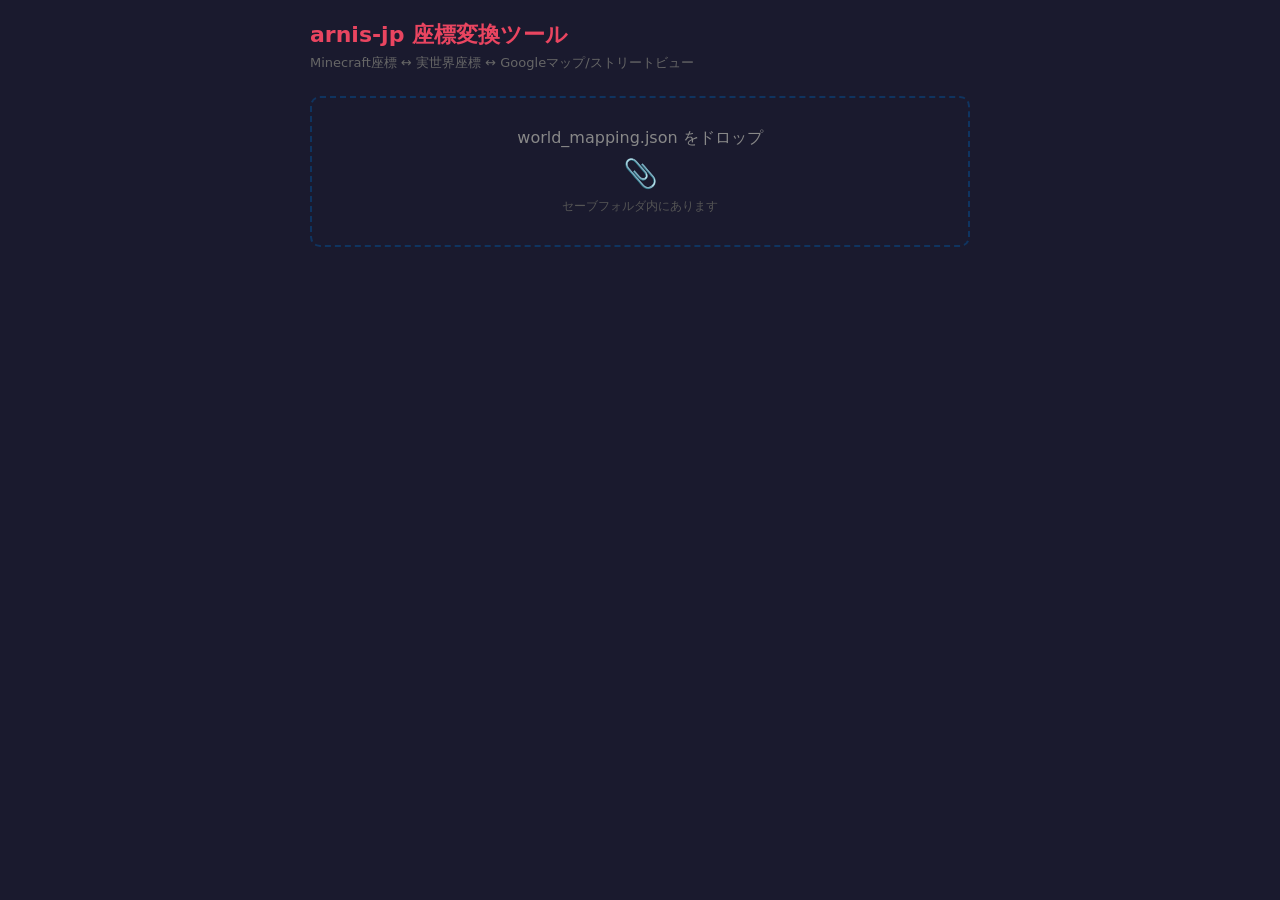
<file: tools/map_viewer.html>
<!DOCTYPE html>
<html lang="ja">
<head>
<meta charset="UTF-8">
<meta name="viewport" content="width=device-width, initial-scale=1.0">
<title>arnis-jp 座標変換ツール</title>
<style>
* { margin: 0; padding: 0; box-sizing: border-box; }
body { font-family: 'Segoe UI', system-ui, sans-serif; background: #1a1a2e; color: #e0e0e0; min-height: 100vh; }

.container { max-width: 700px; margin: 0 auto; padding: 20px; }

h1 { color: #e94560; font-size: 22px; margin-bottom: 4px; }
.subtitle { color: #666; font-size: 13px; margin-bottom: 24px; }

.card { background: #16213e; border: 1px solid #0f3460; border-radius: 10px; padding: 20px; margin-bottom: 16px; }
.card h2 { font-size: 15px; color: #e94560; margin-bottom: 14px; letter-spacing: 1px; }

.row { display: flex; gap: 10px; margin-bottom: 10px; align-items: center; }
.row label { width: 70px; font-size: 13px; color: #aaa; flex-shrink: 0; }
.row input { flex: 1; background: #0a0a1a; border: 1px solid #0f3460; color: #e0e0e0; padding: 10px 12px; border-radius: 6px; font-size: 15px; font-family: 'Consolas', monospace; }
.row input:focus { outline: none; border-color: #e94560; }
.row input[readonly] { color: #4fc3f7; background: #0a0a2a; }

.btn { background: #e94560; color: white; border: none; padding: 12px 20px; border-radius: 6px; cursor: pointer; font-size: 14px; width: 100%; transition: background 0.2s; margin-top: 4px; }
.btn:hover { background: #c73650; }
.btn:disabled { background: #333; cursor: not-allowed; }

.links { display: flex; gap: 8px; margin-top: 12px; }
.links a { flex: 1; display: block; text-align: center; color: #4fc3f7; text-decoration: none; font-size: 13px; padding: 10px; border: 1px solid #0f3460; border-radius: 6px; transition: all 0.2s; }
.links a:hover { background: #0f3460; color: #fff; }
.links a.sv { border-color: #e94560; color: #e94560; }
.links a.sv:hover { background: #e94560; color: #fff; }

.drop-zone { border: 2px dashed #0f3460; border-radius: 10px; padding: 30px; text-align: center; cursor: pointer; transition: all 0.3s; margin-bottom: 16px; }
.drop-zone:hover, .drop-zone.dragover { border-color: #e94560; background: rgba(233,69,96,0.08); }
.drop-zone p { color: #888; }
.drop-zone .big { font-size: 28px; margin: 8px 0; }

.info { font-size: 12px; color: #555; line-height: 1.6; margin-top: 8px; }
.info b { color: #888; }

.result-section { display: none; }
.result-section.active { display: block; }

.arrow { text-align: center; font-size: 24px; color: #0f3460; margin: 6px 0; }

.gmap-input { margin-top: 12px; }
.gmap-input label { display: block; font-size: 13px; color: #aaa; margin-bottom: 6px; }
.gmap-input input { width: 100%; background: #0a0a1a; border: 1px solid #0f3460; color: #e0e0e0; padding: 10px 12px; border-radius: 6px; font-size: 13px; }
.gmap-input input:focus { outline: none; border-color: #e94560; }
.gmap-input .hint { font-size: 11px; color: #555; margin-top: 4px; }
</style>
</head>
<body>

<div class="container">
  <h1>arnis-jp 座標変換ツール</h1>
  <p class="subtitle">Minecraft座標 ↔ 実世界座標 ↔ Googleマップ/ストリートビュー</p>

  <!-- File drop -->
  <div class="drop-zone" id="drop-zone">
    <p>world_mapping.json をドロップ</p>
    <p class="big">&#128206;</p>
    <p style="font-size:12px; color:#555;">セーブフォルダ内にあります</p>
  </div>
  <input type="file" id="file-input" accept=".json" hidden>

  <!-- World info -->
  <div class="card result-section" id="world-info-card">
    <h2>ワールド情報</h2>
    <div id="world-info" class="info"></div>
  </div>

  <!-- MC → Real World -->
  <div class="card result-section" id="mc-section">
    <h2>Minecraft → 実世界</h2>
    <p class="info" style="margin-bottom:10px;">MinecraftでF3を押して座標を確認</p>
    <div class="row">
      <label>MC X:</label>
      <input type="number" id="mc-x" placeholder="F3の X 座標">
    </div>
    <div class="row">
      <label>MC Z:</label>
      <input type="number" id="mc-z" placeholder="F3の Z 座標">
    </div>
    <button class="btn" onclick="mcToReal()">変換</button>
    <div class="arrow">&#8595;</div>
    <div class="row">
      <label>緯度:</label>
      <input type="text" id="out-lat" readonly>
    </div>
    <div class="row">
      <label>経度:</label>
      <input type="text" id="out-lng" readonly>
    </div>
    <div class="links" id="mc-links" style="display:none;">
      <a id="mc-gmap" href="#" target="_blank">Googleマップ</a>
      <a id="mc-sv" href="#" target="_blank" class="sv">ストリートビュー</a>
    </div>
  </div>

  <!-- Real → MC (from Google Maps URL or Street View URL) -->
  <div class="card result-section" id="real-section">
    <h2>実世界 → Minecraft</h2>
    <p class="info" style="margin-bottom:10px;">GoogleマップやストリートビューのURLを貼り付け、または緯度経度を直接入力</p>

    <div class="gmap-input">
      <label>GoogleマップのURL:</label>
      <input type="text" id="gmap-url" placeholder="https://www.google.com/maps/@35.681,...">
      <p class="hint">マップやストリートビューの共有URLをそのまま貼り付けてOK</p>
    </div>

    <button class="btn" onclick="urlToMc()" style="margin-top:10px;">URLから変換</button>

    <div style="text-align:center; color:#555; font-size:12px; margin:12px 0;">── または直接入力 ──</div>

    <div class="row">
      <label>緯度:</label>
      <input type="number" step="any" id="in-lat" placeholder="35.6812">
    </div>
    <div class="row">
      <label>経度:</label>
      <input type="number" step="any" id="in-lng" placeholder="139.7671">
    </div>
    <button class="btn" onclick="realToMc()" style="background:#0f3460;">緯度経度から変換</button>

    <div class="arrow">&#8595;</div>
    <div class="row">
      <label>MC X:</label>
      <input type="text" id="out-mc-x" readonly>
    </div>
    <div class="row">
      <label>MC Z:</label>
      <input type="text" id="out-mc-z" readonly>
    </div>
    <div class="row">
      <label>MC Y:</label>
      <input type="text" id="out-mc-y" readonly>
    </div>
    <div class="info" id="mc-note" style="display:none;"></div>
  </div>

</div>

<script>
let mapping = null;

// File handling
const dropZone = document.getElementById('drop-zone');
const fileInput = document.getElementById('file-input');

dropZone.addEventListener('click', () => fileInput.click());
dropZone.addEventListener('dragover', (e) => { e.preventDefault(); dropZone.classList.add('dragover'); });
dropZone.addEventListener('dragleave', () => dropZone.classList.remove('dragover'));
dropZone.addEventListener('drop', (e) => { e.preventDefault(); dropZone.classList.remove('dragover'); handleFile(e.dataTransfer.files[0]); });
fileInput.addEventListener('change', (e) => handleFile(e.target.files[0]));

function handleFile(file) {
  if (!file) return;
  const reader = new FileReader();
  reader.onload = (e) => {
    try {
      const data = JSON.parse(e.target.result);
      if (!data.bbox || !data.scale_factor_x) {
        alert('world_mapping.json の形式が正しくありません');
        return;
      }
      loadMapping(data);
    } catch (err) {
      alert('JSONパースエラー: ' + err.message);
    }
  };
  reader.readAsText(file);
}

function loadMapping(data) {
  mapping = data;
  mapping.max_lat = data.min_lat + data.len_lat;
  mapping.max_lng = data.min_lng + data.len_lng;

  // Show sections
  document.querySelectorAll('.result-section').forEach(el => el.classList.add('active'));
  dropZone.innerHTML = '<p style="color:#4caf50;">&#10003; 読み込み完了</p><p style="font-size:12px;color:#888;margin-top:4px;">別のファイルをドロップで切替</p>';

  // World info
  const maxX = Math.floor(data.scale_factor_x);
  const maxZ = Math.floor(data.scale_factor_z);
  document.getElementById('world-info').innerHTML =
    `<b>bbox:</b> ${data.bbox[0].toFixed(4)}, ${data.bbox[1].toFixed(4)} ～ ${data.bbox[2].toFixed(4)}, ${data.bbox[3].toFixed(4)}<br>` +
    `<b>MC範囲:</b> X: 0～${maxX}, Z: 0～${maxZ}<br>` +
    `<b>ground_level:</b> Y = ${data.ground_level}<br>` +
    `<b>scale:</b> ${data.scale} blocks/m<br>` +
    `<b>Googleマップ（全体）:</b> <a href="https://www.google.com/maps/@${((data.min_lat+mapping.max_lat)/2).toFixed(5)},${((data.min_lng+mapping.max_lng)/2).toFixed(5)},17z" target="_blank" style="color:#4fc3f7;">開く</a>`;

  document.getElementById('out-mc-y').value = data.ground_level + 1;
}

// MC → lat/lng
function mcToLatLng(x, z) {
  const relX = x / mapping.scale_factor_x;
  const relZ = z / mapping.scale_factor_z;
  const lng = relX * mapping.len_lng + mapping.min_lng;
  const lat = (1.0 - relZ) * mapping.len_lat + mapping.min_lat;
  return { lat, lng };
}

// lat/lng → MC
function latLngToMc(lat, lng) {
  const relX = (lng - mapping.min_lng) / mapping.len_lng;
  const relZ = 1.0 - (lat - mapping.min_lat) / mapping.len_lat;
  return {
    x: Math.round(relX * mapping.scale_factor_x),
    z: Math.round(relZ * mapping.scale_factor_z)
  };
}

// MC → Real
function mcToReal() {
  if (!mapping) return;
  const x = parseFloat(document.getElementById('mc-x').value);
  const z = parseFloat(document.getElementById('mc-z').value);
  if (isNaN(x) || isNaN(z)) { alert('MC座標を入力してください'); return; }

  const pos = mcToLatLng(x, z);
  document.getElementById('out-lat').value = pos.lat.toFixed(7);
  document.getElementById('out-lng').value = pos.lng.toFixed(7);

  document.getElementById('mc-gmap').href =
    `https://www.google.com/maps/@${pos.lat.toFixed(6)},${pos.lng.toFixed(6)},18z`;
  document.getElementById('mc-sv').href =
    `https://www.google.com/maps/@${pos.lat.toFixed(6)},${pos.lng.toFixed(6)},3a,75y,0h,90t/data=!3m1!1e1`;
  document.getElementById('mc-links').style.display = 'flex';
}

// Google Maps URL → lat/lng extraction
function extractLatLngFromUrl(url) {
  // Pattern 1: @lat,lng,zoom
  let m = url.match(/@(-?\d+\.?\d*),(-?\d+\.?\d*)/);
  if (m) return { lat: parseFloat(m[1]), lng: parseFloat(m[2]) };

  // Pattern 2: ?q=lat,lng or ?ll=lat,lng
  m = url.match(/[?&](?:q|ll|center)=(-?\d+\.?\d*),(-?\d+\.?\d*)/);
  if (m) return { lat: parseFloat(m[1]), lng: parseFloat(m[2]) };

  // Pattern 3: /place/.../@lat,lng
  m = url.match(/place\/[^/]*\/@(-?\d+\.?\d*),(-?\d+\.?\d*)/);
  if (m) return { lat: parseFloat(m[1]), lng: parseFloat(m[2]) };

  // Pattern 4: !3d=lat!4d=lng (Street View embed)
  m = url.match(/!3d(-?\d+\.?\d*)!4d(-?\d+\.?\d*)/);
  if (m) return { lat: parseFloat(m[1]), lng: parseFloat(m[2]) };

  return null;
}

// URL → MC
function urlToMc() {
  if (!mapping) return;
  const url = document.getElementById('gmap-url').value.trim();
  if (!url) { alert('URLを入力してください'); return; }

  const pos = extractLatLngFromUrl(url);
  if (!pos) { alert('URLから座標を読み取れませんでした。\nGoogleマップのURLを確認してください。'); return; }

  document.getElementById('in-lat').value = pos.lat.toFixed(7);
  document.getElementById('in-lng').value = pos.lng.toFixed(7);
  doRealToMc(pos.lat, pos.lng);
}

// Real → MC
function realToMc() {
  if (!mapping) return;
  const lat = parseFloat(document.getElementById('in-lat').value);
  const lng = parseFloat(document.getElementById('in-lng').value);
  if (isNaN(lat) || isNaN(lng)) { alert('緯度経度を入力してください'); return; }
  doRealToMc(lat, lng);
}

function doRealToMc(lat, lng) {
  const mc = latLngToMc(lat, lng);
  document.getElementById('out-mc-x').value = mc.x;
  document.getElementById('out-mc-z').value = mc.z;
  document.getElementById('out-mc-y').value = mapping.ground_level + 1;

  const note = document.getElementById('mc-note');
  const inBounds = mc.x >= 0 && mc.x <= mapping.scale_factor_x && mc.z >= 0 && mc.z <= mapping.scale_factor_z;
  if (!inBounds) {
    note.style.display = 'block';
    note.style.color = '#ff9800';
    note.innerHTML = '&#9888; この座標はワールドの生成範囲外です';
  } else {
    note.style.display = 'block';
    note.style.color = '#4caf50';
    note.innerHTML = '&#10003; ワールド範囲内です。<br>Minecraftで <b>/tp @s ' + mc.x + ' ' + (mapping.ground_level + 10) + ' ' + mc.z + '</b> でテレポート';
  }
}

// Enter key support
['mc-x', 'mc-z'].forEach(id => {
  document.getElementById(id).addEventListener('keydown', (e) => { if (e.key === 'Enter') mcToReal(); });
});
['in-lat', 'in-lng'].forEach(id => {
  document.getElementById(id).addEventListener('keydown', (e) => { if (e.key === 'Enter') realToMc(); });
});
document.getElementById('gmap-url').addEventListener('keydown', (e) => { if (e.key === 'Enter') urlToMc(); });
</script>
</body>
</html>
</file>
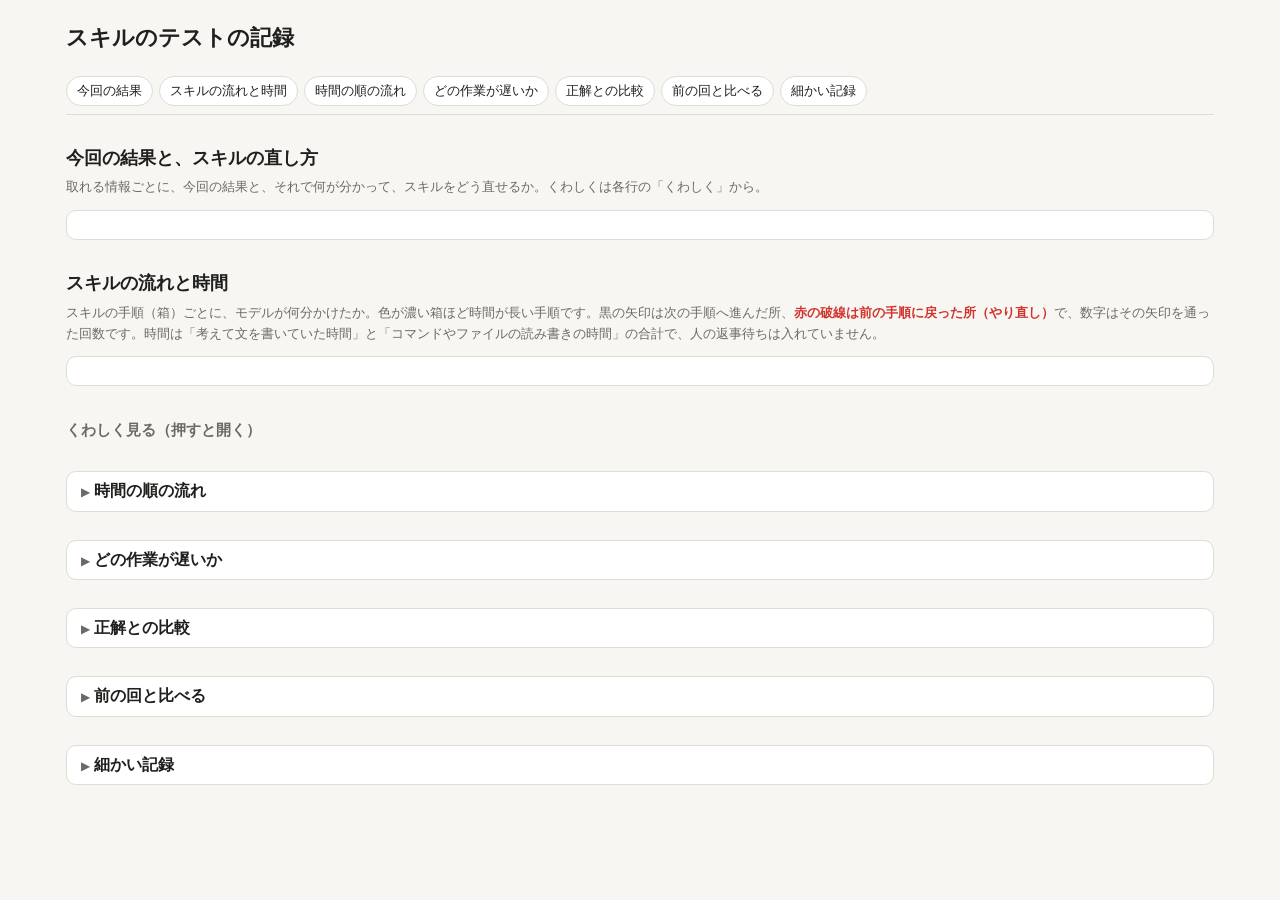
<file: tools/skill_eval/templates/report.html>
<!doctype html>
<html lang="ja">
<head>
<meta charset="utf-8">
<meta name="viewport" content="width=device-width,initial-scale=1">
<title>スキルのテストの記録</title>
<style>
:root{
  --bg:#f7f6f2;--card:#ffffff;--fg:#1f1f1d;--sub:#6b6a66;--line:#dedcd5;--soft:#efede6;
  --good:#2f7d4f;--good-bg:#e3f2e8;--warn:#b5482a;--warn-bg:#fbe7df;--info:#2f5f9e;--info-bg:#e3ecf8;
  --think:#c9a23a;--wait:#d9d6cc;--human:#6a4fb3;--fix:#d0342c;
  --c0:#3e7cb1;--c1:#4f9d69;--c2:#b0623c;--c3:#7b5ea7;--c4:#2a9d8f;--c5:#c05780;--c6:#8a8f3a;--c7:#5d6d7e;
}
@media (prefers-color-scheme:dark){:root:not([data-theme="light"]){
  --bg:#181816;--card:#22221f;--fg:#ebe9e3;--sub:#a3a199;--line:#3b3a36;--soft:#2b2a27;
  --good:#6fcf97;--good-bg:#1f3a2a;--warn:#f08a6c;--warn-bg:#43251c;--info:#7fb0f0;--info-bg:#1d2c42;
  --think:#e0bd55;--wait:#3a3934;--human:#a98ef0;--fix:#ff6b61;
}}
*{box-sizing:border-box}
body{margin:0;background:var(--bg);color:var(--fg);font:15px/1.65 system-ui,"Yu Gothic UI","Hiragino Sans",sans-serif}
main{max-width:1180px;margin:0 auto;padding:0 16px 64px}
header{padding:20px 0 8px}
h1{font-size:22px;margin:0 0 4px}
.meta{color:var(--sub);font-size:13px}
nav{position:sticky;top:0;z-index:5;background:var(--bg);border-bottom:1px solid var(--line);padding:8px 0;display:flex;gap:6px;flex-wrap:wrap}
nav a{color:var(--fg);text-decoration:none;font-size:13px;padding:3px 10px;border:1px solid var(--line);border-radius:99px;background:var(--card)}
nav a:hover{border-color:var(--fg)}
section{margin-top:28px}
h2{font-size:18px;margin:0 0 4px}
.lead{color:var(--sub);font-size:13px;margin:0 0 12px}
.card{background:var(--card);border:1px solid var(--line);border-radius:10px;padding:14px}
.kpis{display:grid;grid-template-columns:repeat(auto-fill,minmax(170px,1fr));gap:10px}
.kpi .label{font-size:12px;color:var(--sub)}
.kpi .value{font-size:26px;font-weight:700;line-height:1.2;margin:2px 0}
.kpi .value small{font-size:13px;font-weight:400;color:var(--sub)}
.kpi .sub{font-size:12px;color:var(--sub)}
.badge{display:inline-block;font-size:11px;padding:0 7px;border-radius:99px;margin-right:4px}
.ok{background:var(--good-bg);color:var(--good)} .ng{background:var(--warn-bg);color:var(--warn)} .neutral{background:var(--soft);color:var(--sub)}
.split{display:flex;height:8px;border-radius:4px;overflow:hidden;margin-top:6px;background:var(--soft)}
.findings{display:grid;gap:8px}
.finding{border-left:4px solid var(--line);padding:8px 12px;border-radius:6px;background:var(--card);border-top:1px solid var(--line);border-right:1px solid var(--line);border-bottom:1px solid var(--line)}
.finding.warn{border-left-color:var(--warn)} .finding.good{border-left-color:var(--good)} .finding.info{border-left-color:var(--info)}
.finding .t{font-weight:700} .finding .d{font-size:13px;color:var(--sub);margin-top:2px} .finding .a{font-size:13px;margin-top:4px}
.finding .a::before{content:"→ 直す候補: ";color:var(--sub)}
.tools{display:flex;gap:6px;flex-wrap:wrap;align-items:center;margin-bottom:8px;font-size:13px}
button,select{font:inherit;font-size:13px;padding:3px 10px;border:1px solid var(--line);border-radius:6px;background:var(--card);color:var(--fg);cursor:pointer}
button.on{background:var(--fg);color:var(--bg);border-color:var(--fg)}
.scroll{overflow-x:auto;border:1px solid var(--line);border-radius:10px;background:var(--card)}
svg text{font-family:inherit}
.legend{display:flex;gap:12px;flex-wrap:wrap;font-size:12px;color:var(--sub);margin-top:8px}
.legend i{display:inline-block;width:12px;height:12px;border-radius:2px;margin-right:4px;vertical-align:-2px}
table{border-collapse:collapse;width:100%;font-size:13px}
th,td{border-bottom:1px solid var(--line);padding:5px 8px;text-align:left;vertical-align:top}
th{color:var(--sub);font-weight:600;background:var(--soft)}
td.num,th.num{text-align:right;white-space:nowrap}
.tbl{overflow-x:auto}
details{margin-top:10px} summary{cursor:pointer;color:var(--sub);font-size:13px}
pre{background:var(--soft);padding:10px;border-radius:8px;overflow-x:auto;font-size:12px;line-height:1.4;white-space:pre-wrap}
.bars .row{display:grid;grid-template-columns:minmax(120px,240px) 1fr 70px;gap:8px;align-items:center;font-size:13px;padding:3px 0}
.bars .track{height:14px;background:var(--soft);border-radius:3px;display:flex;overflow:hidden}
.bars .name{overflow:hidden;text-overflow:ellipsis;white-space:nowrap}
.never{color:var(--sub)}
.grid2{display:grid;grid-template-columns:1fr 1fr;gap:12px}
@media (max-width:760px){.grid2{grid-template-columns:1fr}.bars .row{grid-template-columns:1fr 70px}.bars .track{grid-column:1/-1}}
.viewer{margin-top:10px}
.viewer .pane{position:relative;overflow:hidden;border-radius:8px;border:1px solid var(--line)}
.viewer img{display:block;width:100%}
.viewer .lbl{position:absolute;top:6px;padding:1px 8px;font-size:12px;border-radius:4px;background:rgba(0,0,0,.6);color:#fff}
.viewer .over{position:absolute;inset:0;overflow:hidden;border-right:2px solid #fff;box-shadow:2px 0 0 rgba(0,0,0,.4)}
.viewer .over img{width:auto;height:100%;max-width:none}
.viewer input[type=range]{width:100%}
.delta-up{color:var(--warn)} .delta-down{color:var(--good)}
.empty{color:var(--sub);font-size:13px}
details.sec{margin-top:6px;border:1px solid var(--line);border-radius:10px;background:var(--card);padding:6px 14px}
details.sec>summary{list-style:none;cursor:pointer;color:var(--fg)}
details.sec>summary::-webkit-details-marker{display:none}
details.sec>summary h2{display:inline;font-size:16px}
details.sec>summary::before{content:"▶ ";color:var(--sub);font-size:12px}
details.sec[open]>summary::before{content:"▼ "}
details.sec[open]{padding-bottom:14px}
#simpletable td:first-child{font-weight:700;white-space:nowrap}
#simpletable td.res{min-width:220px}
#simpletable a{color:var(--info);font-size:12px;white-space:nowrap}
</style>
</head>
<body>
<main>
<header>
  <h1 id="title">スキルのテストの記録</h1>
  <div class="meta" id="meta"></div>
</header>
<nav id="nav">
  <a href="#simple">今回の結果</a><a href="#flowmap">スキルの流れと時間</a><a href="#flow">時間の順の流れ</a>
  <a href="#slow">どの作業が遅いか</a><a href="#goal">正解との比較</a><a href="#history">前の回と比べる</a><a href="#raw">細かい記録</a>
</nav>

<section id="simple">
  <h2>今回の結果と、スキルの直し方</h2>
  <p class="lead">取れる情報ごとに、今回の結果と、それで何が分かって、スキルをどう直せるか。くわしくは各行の「くわしく」から。</p>
  <div class="card tbl" id="simpletable"></div>
</section>

<section id="flowmap">
  <h2>スキルの流れと時間</h2>
  <p class="lead">スキルの手順（箱）ごとに、モデルが何分かけたか。色が濃い箱ほど時間が長い手順です。黒の矢印は次の手順へ進んだ所、<b style="color:var(--fix)">赤の破線は前の手順に戻った所（やり直し）</b>で、数字はその矢印を通った回数です。時間は「考えて文を書いていた時間」と「コマンドやファイルの読み書きの時間」の合計で、人の返事待ちは入れていません。</p>
  <div class="card" id="flowbox"></div>
</section>

<h2 style="margin-top:32px;font-size:15px;color:var(--sub)">くわしく見る（押すと開く）</h2>

<section id="flow"><details class="sec"><summary><h2>時間の順の流れ</h2></summary>
  <p class="lead">横は時間（始めてから何分か）で、1行が1種類の作業です。黄色はモデルが考えて文を書いていた時間、灰色の帯は人の返事を待っていた時間です。紫の▼は人の指示、赤の▼は人に「それは違う」と言われた所、✕は人が途中で止めた所です。棒に指を置くと、何をしていたかが出ます。</p>
  <div class="tools"><span>拡大:</span><button data-zoom="1" class="on">全体</button><button data-zoom="2">2倍</button><button data-zoom="4">4倍</button><button data-zoom="8">8倍</button></div>
  <div class="scroll"><svg id="timeline"></svg></div>
  <div class="legend" id="legend"></div>
  <details><summary>順番の一覧（表）</summary><div class="tbl" id="steps"></div></details>
  <details><summary>見た画像</summary><div class="tbl" id="images"></div></details>
</details></section>

<section id="slow"><details class="sec"><summary><h2>どの作業が遅いか</h2></summary>
  <p class="lead">何をしていたかごとに、コマンドやファイルの読み書きが動いていた時間（濃い色）と、その作業を始める前にモデルが考えていた時間（黄色）です。スキルの言い換えの表（profiles の purposes）に当たらない作業は、その時いた手順の名前で分けています。</p>
  <div class="card bars" id="catbars"></div>
  <div class="card" style="margin-top:12px"><h3 style="font-size:14px;margin:0 0 6px">時間のかかった作業（指を置くと、打ったコマンドが出ます）</h3><div class="tbl" id="slowtools"></div></div>
</details></section>

<section id="goal"><details class="sec"><summary><h2>正解との比較</h2></summary>
  <p class="lead">建った物と正解を、ブロック1マスずつ比べた一致の割合です（どちらかにブロックがあるマスのうち、同じブロックのマスの割合）。絵があるときは「絵を比べる」で、左右・スライダー・違う所の3つの見方で比べられます。</p>
  <div class="card" id="compare"></div>
</details></section>

<section id="history"><details class="sec"><summary><h2>前の回と比べる</h2></summary>
  <p class="lead">同じスキルのテストの一覧。2つ選ぶと、数字を左右に並べて差を出す。</p>
  <div class="card tbl" id="runs"></div>
  <div class="tools" style="margin-top:10px"><span>比べる:</span><select id="runA"></select><span>と</span><select id="runB"></select><button id="runGo">左右に並べる</button></div>
  <div id="runDiff"></div>
</details></section>

<section id="raw"><details class="sec"><summary><h2>細かい記録</h2></summary>
  <details><summary>Markdown の記録をすべて見る</summary><pre id="markdown"></pre></details>
</details></section>
</main>

<script>
const R = /*__DATA__*/null;
const $ = s => document.querySelector(s);
const esc = s => String(s ?? "").replace(/[&<>"]/g, c => ({"&":"&amp;","<":"&lt;",">":"&gt;",'"':"&quot;"}[c]));
const min = s => (s / 60).toFixed(1);
const T = (R.data && R.data.time) || {};
const row = R.row || {};
const css = v => getComputedStyle(document.documentElement).getPropertyValue(v).trim();

// ---- 見出し ----
$("#title").textContent = `スキルのテストの記録（${R.profile}）`;
$("#meta").innerHTML = `開始 ${esc(row.started)} ／ セッション ${esc(row.session)}<br>最初の指示: ${esc(row.prompt)}`;

// ---- 前の回・目標 ----
const runs = R.history || [];
const idx = runs.findIndex(r => r.session === row.session);
const prev = idx > 0 ? runs[idx - 1] : null;
const has = k => row[k] !== undefined && row[k] !== "";
function goalOk(key) {
  const g = (R.goals || {})[key];
  if (!g || !has(key)) return null;
  const v = Number(row[key]), t = Number(g.target);
  return (g.better || "lower") === "lower" ? v <= t : v >= t;
}
const table = (head, rows) => `<table><tr>${head.map(h => `<th class="${h[1]||""}">${h[0]}</th>`).join("")}</tr>${rows.join("")}</table>`;
const F = T.flow;                                     // スキルの手順ごとの時間と、通った順番
const fsec = s => s.think + s.tool;

// ---- 今回の結果と、スキルの直し方（一番上の表） ----
{
  const mark = ok => ok === null || ok === undefined ? "" : `<span class="badge ${ok ? "ok" : "ng"}">${ok ? "よい" : "直す所あり"}</span> `;
  const link = id => `<a href="#${id}" data-open="${id}">くわしく</a>`;
  const fixes = (T.fixes || []).map(f => f.text);
  const rows = [];
  if (F) {
    const all = F.steps.reduce((a, s) => a + fsec(s), 0) || 1;
    const top = [...F.steps].sort((a, b) => fsec(b) - fsec(a))[0];
    rows.push(["どの手順に時間がかかったか",
      `全部で ${min(T.work)} 分。一番長かったのは「${esc(top.name)}」で ${min(fsec(top))} 分（全体の ${Math.round(fsec(top) / all * 100)}%）`,
      "遅い手順がどこか", "その手順のやり方を、スキルで短くできないか見直す（部品やひな形にする、手順を減らす）", "flowmap", null]);
    const back = F.edges.filter(e => e.back);
    const name = id => (F.steps.find(s => s.id === id) || {}).name || id;
    rows.push(["前の手順に戻った所（やり直し）",
      back.length ? back.map(e => `「${esc(name(e.from))}」から「${esc(name(e.to))}」へ ${e.n} 回`).join("<br>") : "なし",
      "一発で進めなかった所", "戻った原因（足りなかった情報や決まり）を、戻る前の手順に書き足す", "flowmap", !back.length]);
  } else if (T.work !== undefined) {
    rows.push(["どの手順に時間がかかったか", `全部で ${min(T.work)} 分（スキルの手順が設定に無いので、手順ごとには分けていない）`,
      "遅い手順がどこか", "設定ファイルの flow にスキルの手順を書くと、手順ごとに分かる", "slow", null]);
  }
  rows.push(["人が「それ違う」と言った所",
    fixes.length ? `${fixes.length} か所（例: ${esc(fixes[0].slice(0, 60))}）` : "なし",
    "一発でできなかった所", "言われた中身を、スキルの決まりにする", "flow", !fixes.length]);
  if (row.compare_note) rows.push(["正解との一致", `比べられない: ${esc(row.compare_note)}`,
    "出来上がりの差", "下の「正解との比較」の絵で見比べる", "goal", null]);
  else if (has("match_pct")) rows.push(["正解との一致",
    `${Number(row.match_pct).toFixed(1)}%` + (prev && prev.match_pct ? `（前の回 ${Number(prev.match_pct).toFixed(1)}%）` : ""),
    "出来上がりの差", "違う所の原因になったスキルの記述を直す", "goal", goalOk("match_pct")]);
  else if (R.data && R.data.compare) rows.push(["正解との一致", "割合が出ていない（比べた命令の出力を見る）",
    "出来上がりの差", "", "goal", null]);
  $("#simpletable").innerHTML = table([["取れる情報"], ["今回の結果"], ["分かること"], ["スキルの直し方"]],
    rows.map(r => `<tr><td>${r[0]}</td><td class="res">${mark(r[5])}${r[1]} ${link(r[4])}</td><td>${r[2]}</td><td>${r[3]}</td></tr>`));
}
// ナビや「くわしく」を押したら、その部分を開く（たたんだままだと飛んでも中が見えない）
document.addEventListener("click", e => {
  const a = e.target.closest("a[href^='#']");
  const d = a && document.querySelector(a.getAttribute("href") + " details.sec");
  if (d) d.open = true;
});
if (location.hash) { const d = document.querySelector(location.hash + " details.sec"); if (d) d.open = true; }

// ---- スキルの流れ図（.drawio と同じ並び。箱＝手順、赤の破線＝前の手順に戻った） ----
{
  const box = $("#flowbox");
  if (!F) {
    box.innerHTML = `<p class="empty">スキルの手順が設定ファイル（profiles）の flow に書かれていないので、流れ図は描いていません。</p>`;
  } else {
    const W = 330, H = 92, X0 = 150, Y0 = 20, GAP = 54;
    const all = F.steps.reduce((a, s) => a + fsec(s), 0) || 1;
    const pos = {}; F.steps.forEach((s, i) => pos[s.id] = {x: X0, y: Y0 + i * (H + GAP), i});
    const heat = share => { const a = [255, 244, 230], b = [217, 72, 15], t = Math.min(1, share * 1.6);
      return `rgb(${a.map((v, k) => Math.round(v + (b[k] - v) * t)).join(",")})`; };
    const SW = X0 + W + 190, SH = Y0 + F.steps.length * (H + GAP);
    let g = `<defs><marker id="ah" viewBox="0 0 10 10" refX="9" refY="5" markerWidth="7" markerHeight="7" orient="auto-start-reverse"><path d="M0,0 L10,5 L0,10 z" fill="${css("--sub")}"/></marker>
      <marker id="ahr" viewBox="0 0 10 10" refX="9" refY="5" markerWidth="7" markerHeight="7" orient="auto-start-reverse"><path d="M0,0 L10,5 L0,10 z" fill="${css("--fix")}"/></marker></defs>`;
    let backN = 0, skipN = 0;
    for (const e of F.edges) {
      const a = pos[e.from], b = pos[e.to];
      if (e.back) {                                   // 左を回る赤い破線
        const off = 24 + (backN++ % 5) * 18, xl = X0 - off;
        g += `<path d="M${X0},${a.y + H / 2 + 6} H${xl} V${b.y + H / 2 - 6} H${X0 - 2}" fill="none" stroke="${css("--fix")}" stroke-width="2" stroke-dasharray="6 4" marker-end="url(#ahr)"><title>${e.n} 回戻った</title></path>
          <text x="${xl - 4}" y="${(a.y + b.y + H) / 2}" font-size="11" fill="${css("--fix")}" text-anchor="end">${e.n}回</text>`;
      } else if (b.i === a.i + 1) {                   // 次の手順へ: まっすぐ下
        g += `<line x1="${X0 + W / 2}" y1="${a.y + H}" x2="${X0 + W / 2}" y2="${b.y - 2}" stroke="${css("--sub")}" stroke-width="1.5" marker-end="url(#ah)"/>`
          + (e.n > 1 ? `<text x="${X0 + W / 2 + 8}" y="${a.y + H + GAP / 2 + 4}" font-size="11" fill="${css("--sub")}">${e.n}回</text>` : "");
      } else {                                        // 手順を飛ばした: 右を回る実線
        const off = 24 + (skipN++ % 5) * 18, xr = X0 + W + off;
        g += `<path d="M${X0 + W},${a.y + H / 2 + 6} H${xr} V${b.y + H / 2 - 6} H${X0 + W + 2}" fill="none" stroke="${css("--sub")}" stroke-width="1.5" marker-end="url(#ah)"/>
          <text x="${xr + 4}" y="${(a.y + b.y + H) / 2}" font-size="11" fill="${css("--sub")}">${e.n}回</text>`;
      }
    }
    for (const s of F.steps) {
      const {x, y} = pos[s.id], share = fsec(s) / all, on = s.visits > 0;
      const fill = on ? heat(share) : css("--soft"), font = on && share > 0.35 ? "#fff" : on ? "#222" : css("--sub");
      const lines = on ? [`${min(fsec(s))} 分（全体の ${Math.round(share * 100)}%）`, `考える ${min(s.think)} 分 ・ コマンドや読み書き ${min(s.tool)} 分`,
        `入った回数 ${s.visits} 回` + (s.wait ? ` ・ 人の返事待ち ${min(s.wait)} 分` : "")] : ["通らなかった"];
      g += `<rect x="${x}" y="${y}" width="${W}" height="${H}" rx="10" fill="${fill}" stroke="${css("--line")}"/>
        <text x="${x + 14}" y="${y + 24}" font-size="13" font-weight="700" fill="${font}">${esc(s.name)}</text>`
        + lines.map((l, k) => `<text x="${x + 14}" y="${y + 46 + k * 17}" font-size="12" fill="${font}">${esc(l)}</text>`).join("");
    }
    box.innerHTML = `<div class="scroll" style="border:0"><svg width="${SW}" height="${SH}" viewBox="0 0 ${SW} ${SH}">${g}</svg></div>`
      + (R.drawio ? `<p style="font-size:13px;margin:8px 0 0">draw.io で開いて直せるファイル: <a href="${esc(R.drawio)}" download>${esc(R.drawio)}</a>（記録と同じフォルダにあります）</p>` : "");
  }
}

// ---- 処理の流れ（タイムライン） ----
const cats = [...new Set((T.spans || []).map(s => s.cat))];
const palette = ["--c0","--c1","--c2","--c3","--c4","--c5","--c6","--c7"].map(css);
const color = c => palette[cats.indexOf(c) % palette.length];
const lanes = [{name: "人", kind: "human"}, {name: "考える・書く", kind: "think"}, ...cats.map(c => ({name: c, kind: "tool"}))];
function drawTimeline(zoom) {
  const svg = $("#timeline"), box = svg.parentElement.clientWidth || 900;
  const left = 170, lane = 26, top = 26, total = Math.max(T.total || 1, 1);
  const W = Math.max(box, left + (box - left - 20) * zoom), H = top + lanes.length * lane + 10;
  const x = s => left + (s / total) * (W - left - 20);
  const sub = css("--sub"), line = css("--line"), fg = css("--fg");
  let g = `<rect width="${W}" height="${H}" fill="${css("--card")}"/>`;
  const perMin = (W - left - 20) / (total / 60);              // 1分あたりの幅
  const step = [1,2,5,10,15,30,60,120].find(m => m * perMin >= 56) || 120;   // 目盛りの間を 56px 以上に
  for (let m = 0; m * 60 <= total; m += step)
    g += `<line x1="${x(m*60)}" x2="${x(m*60)}" y1="${top-6}" y2="${H}" stroke="${line}"/><text x="${x(m*60)+2}" y="14" font-size="11" fill="${sub}">${m}分</text>`;
  for (const w of T.waits || [])
    g += `<rect x="${x(w.t0)}" y="${top}" width="${Math.max(1, x(w.t1)-x(w.t0))}" height="${lanes.length*lane}" fill="${css("--wait")}" opacity=".7"><title>人の返事待ち ${min(w.t1-w.t0)} 分</title></rect>`;
  lanes.forEach((L, i) => {
    const y = top + i * lane;
    g += `<text x="8" y="${y+17}" font-size="12" fill="${fg}">${esc(L.name.length > 13 ? L.name.slice(0, 13) + "…" : L.name)}<title>${esc(L.name)}</title></text>`;
    g += `<line x1="${left}" x2="${W-20}" y1="${y+lane}" y2="${y+lane}" stroke="${line}" stroke-dasharray="2 3"/>`;
  });
  const bar = (i, a, b, c, tip) => `<rect x="${x(a)}" y="${top+i*lane+5}" width="${Math.max(2, x(b)-x(a))}" height="${lane-10}" rx="2" fill="${c}"><title>${esc(tip)}</title></rect>`;
  for (const t of T.thinks || []) g += bar(1, t.t0, t.t1, css("--think"), `${min(t.t0)}〜${min(t.t1)}分 考える・書く ${Math.round(t.t1-t.t0)}秒 → 次: ${t.next} ${t.what}`);
  for (const s of T.spans || []) g += bar(2 + cats.indexOf(s.cat), s.t0, s.t1, color(s.cat), `${min(s.t0)}〜${min(s.t1)}分 ${s.cat} ${Math.round(s.t1-s.t0)}秒: ${s.what}`);
  const tri = (t, c, tip) => `<path d="M${x(t)-6},${top+4} h12 l-6,10 z" fill="${c}"><title>${esc(tip)}</title></path>`;
  (T.prompts || []).forEach((p, i) => g += tri(p.t, css("--human"), `${min(p.t)}分 人の指示 ${i+1}: ${p.text}`)
    + `<line x1="${x(p.t)}" x2="${x(p.t)}" y1="${top}" y2="${H}" stroke="${css("--human")}" stroke-width="1" opacity=".5"/>`);
  for (const f of T.fixes || []) g += `<path d="M${x(f.t)-6},${top+lane-2} h12 l-6,10 z" fill="${css("--fix")}"><title>${esc(min(f.t) + "分 指摘: " + f.text)}</title></path>`;
  for (const s of T.stops || []) g += `<text x="${x(s)-5}" y="${top+17}" font-size="14" fill="${css("--fix")}">✕<title>${min(s)}分 途中で止めた</title></text>`;
  svg.setAttribute("width", W); svg.setAttribute("height", H); svg.setAttribute("viewBox", `0 0 ${W} ${H}`);
  svg.innerHTML = g;
}
document.querySelectorAll("[data-zoom]").forEach(b => b.onclick = () => {
  document.querySelectorAll("[data-zoom]").forEach(x => x.classList.toggle("on", x === b)); drawTimeline(+b.dataset.zoom); });
drawTimeline(1);
document.querySelector("#flow details.sec").addEventListener("toggle", e => {   // たたんだ状態では幅が測れないので、開いたら描き直す
  if (e.target.open) drawTimeline(+document.querySelector("[data-zoom].on").dataset.zoom);
});
window.addEventListener("resize", () => drawTimeline(+document.querySelector("[data-zoom].on").dataset.zoom));
$("#legend").innerHTML = `<span><i style="background:var(--human)"></i>人の指示</span><span><i style="background:var(--fix)"></i>指摘・止めた</span>
  <span><i style="background:var(--think)"></i>考える・書く</span><span><i style="background:var(--wait)"></i>返事待ち</span>`
  + cats.map(c => `<span><i style="background:${color(c)}"></i>${esc(c)}</span>`).join("");
const steps = [...(T.thinks || []).map(t => ({t0: t.t0, t1: t.t1, kind: "考える・書く", what: "→ 次: " + t.next + " " + t.what})),
  ...(T.spans || []).map(s => ({t0: s.t0, t1: s.t1, kind: s.cat, what: s.what})),
  ...(T.prompts || []).map((p, i) => ({t0: p.t, t1: p.t, kind: "人の指示 " + (i + 1), what: p.text}))].sort((a, b) => a.t0 - b.t0);
$("#steps").innerHTML = table([["開始から","num"],["秒","num"],["作業"],["中身"]],
  steps.map(s => `<tr><td class="num">${min(s.t0)} 分</td><td class="num">${Math.round(s.t1 - s.t0)}</td><td>${esc(s.kind)}</td><td>${esc(s.what)}</td></tr>`));
$("#images").innerHTML = (T.images || []).length ? table([["開始から","num"],["作業"],["ファイル"]],
  T.images.map(i => `<tr><td class="num">${min(i.t)} 分</td><td>${esc(i.cat)}${i.own ? ' <span class="badge neutral">自分で描いた絵</span>' : ""}</td><td>${esc(i.file)}</td></tr>`)) : `<p class="empty">画像は見ていません</p>`;

// ---- どこが遅いか ----
const cl = (T.categories || []).map(c => ({...c, all: c.tool + c.think})).sort((a, b) => b.all - a.all);
const most = Math.max(1, ...cl.map(c => c.all));
$("#catbars").innerHTML = cl.map(c => `<div class="row"><div class="name" title="${esc(c.name)}">${esc(c.name)}</div>
  <div class="track"><span style="width:${c.tool/most*100}%;background:${cats.includes(c.name) ? color(c.name) : css("--c7")}" title="道具 ${min(c.tool)} 分（${c.count} 回）"></span>
  <span style="width:${c.think/most*100}%;background:var(--think)" title="この作業の前に考えていた時間 ${min(c.think)} 分"></span></div>
  <div class="num" style="text-align:right">${min(c.all)} 分</div></div>`).join("") || `<p class="empty">データがありません</p>`;
$("#slowtools").innerHTML = table([["秒","num"],["手順"],["何をしていたか"]],
  (T.slow || []).map(s => `<tr><td class="num">${Math.round(s.sec)}</td><td>${esc(s.step || "-")}</td><td title="${esc(s.raw || "")}">${esc(s.what)}</td></tr>`));

// ---- 正解との比較 ----
const cmp = R.data && R.data.compare;
const pics = R.images || [];
let h = "";
if (row.compare_note) h += `<div class="kpi"><div class="label">正解との一致</div><div class="value">比べられない</div><div class="sub">${esc(row.compare_note)}</div></div>`;
else if (has("match_pct")) h += `<div class="kpi"><div class="label">正解との一致</div><div class="value">${Number(row.match_pct).toFixed(1)}<small> %</small></div>`
  + `<div class="sub">${has("diff_cells") ? `違うマス ${Number(row.diff_cells).toLocaleString()}` : ""}${prev && prev.match_pct ? ` ／ 前の回 ${Number(prev.match_pct).toFixed(1)}%` : ""}</div></div>`;
if (!cmp && !pics.length) h += `<p class="empty">正解との比較はしていません（report に --compare を付けると入る）</p>`;
if (pics.length >= 2) h += `<div class="tools" style="margin-top:10px"><button id="viewOpen">絵を比べる</button></div><div id="viewer" class="viewer" hidden>
  <div class="tools"><span>左:</span><select id="picA"></select><span>右:</span><select id="picB"></select>
  <button data-mode="side" class="on">左右</button><button data-mode="slider">スライダー</button><button data-mode="diff">違う所</button></div><div id="stage"></div></div>`;
else if (pics.length === 1) h += `<div class="viewer"><div class="pane"><img src="${pics[0].src}"><span class="lbl" style="left:6px">${esc(pics[0].label)}</span></div></div>`;
if (cmp) h += `<details><summary>比較の命令の出力（${esc(cmp.command)}）</summary><pre>${esc(cmp.output)}</pre></details>`;
$("#compare").innerHTML = h;
if (pics.length >= 2) {
  const opts = pics.map((p, i) => `<option value="${i}">${esc(p.label)}</option>`).join("");
  $("#picA").innerHTML = opts; $("#picB").innerHTML = opts;
  $("#picB").value = pics[0].pair ?? 1;                    // 左右に並べた絵を切り分けた物は、その相手を右に
  let mode = "side";
  const draw = () => {
    const a = pics[$("#picA").value], b = pics[$("#picB").value];
    const tag = (p, side) => `<span class="lbl" style="${side}:6px">${esc(p.label)}</span>`;
    if (mode === "side") $("#stage").innerHTML = `<div class="grid2"><div class="pane"><img src="${a.src}">${tag(a,"left")}</div><div class="pane"><img src="${b.src}">${tag(b,"left")}</div></div>`;
    if (mode === "slider") {
      $("#stage").innerHTML = `<div class="pane" id="sl"><img src="${b.src}">${tag(b,"right")}<div class="over" id="ov" style="width:50%"><img src="${a.src}" id="ovimg">${tag(a,"left")}</div></div>
        <input type="range" min="0" max="100" value="50" id="slv" aria-label="境目の位置">`;
      const fit = () => { $("#ovimg").style.height = $("#sl").clientHeight + "px"; };
      $("#sl img").onload = fit; fit();
      $("#slv").oninput = e => $("#ov").style.width = e.target.value + "%";
    }
    if (mode === "diff") $("#stage").innerHTML = `<p class="lead">2枚を重ねて、同じ所は黒く、違う所だけが明るく見える（同じ大きさ・同じ視点の絵どうしで使う）。</p>
      <div class="pane" style="background:#000"><img src="${a.src}"><img src="${b.src}" style="position:absolute;inset:0;mix-blend-mode:difference"></div>`;
  };
  $("#viewOpen").onclick = () => { $("#viewer").hidden = !$("#viewer").hidden; $("#viewOpen").textContent = $("#viewer").hidden ? "絵を比べる" : "閉じる"; draw(); };
  $("#picA").onchange = () => {                            // 左を選んだら、その組の相手を右に入れる
    const pair = pics[$("#picA").value].pair;
    if (pair !== null && pair !== undefined) $("#picB").value = pair;
    draw();
  };
  $("#picB").onchange = draw;
  document.querySelectorAll("[data-mode]").forEach(b => b.onclick = () => {
    document.querySelectorAll("[data-mode]").forEach(x => x.classList.toggle("on", x === b)); mode = b.dataset.mode; draw(); });
}

// ---- 前の回と比べる ----
const cols = [["started","開始"],["work_min","かかった時間（分）"],["prompts","人の指示"],["corrections","「それ違う」"],["interrupted","止めた"],
  ["match_pct","正解との一致（%）"],["output_tokens","出力トークン"]];
$("#runs").innerHTML = table(cols.map(c => [c[1], c[0] === "started" ? "" : "num"]),
  runs.map(r => `<tr${r.session === row.session ? ' style="font-weight:700"' : ""}>${cols.map(c => `<td class="${c[0] === "started" ? "" : "num"}">${esc(r[c[0]] ?? "")}</td>`).join("")}</tr>`));
const ropts = runs.map((r, i) => `<option value="${i}">${esc(r.started)}（${esc((r.prompt || "").slice(0, 16))}）</option>`).join("");
$("#runA").innerHTML = ropts; $("#runB").innerHTML = ropts;
$("#runA").value = Math.max(0, idx - 1); $("#runB").value = Math.max(0, idx);
$("#runGo").onclick = () => {
  const a = runs[$("#runA").value], b = runs[$("#runB").value];
  const keys = [...new Set([...Object.keys(a), ...Object.keys(b)])].filter(k => !["date","profile","session","prompt"].includes(k));
  $("#runDiff").innerHTML = `<div class="card tbl" style="margin-top:8px">` + table([["項目"],[esc(a.started),"num"],[esc(b.started),"num"],["差","num"]],
    keys.map(k => { const x = Number(a[k]), y = Number(b[k]), num = !isNaN(x) && !isNaN(y) && a[k] !== "" && b[k] !== "";
      const d = num ? +(y - x).toFixed(1) : "";
      return `<tr${d ? ' style="background:var(--soft)"' : ""}><td>${esc(k)}</td><td class="num">${esc(a[k] ?? "")}</td><td class="num">${esc(b[k] ?? "")}</td><td class="num">${d ? (d > 0 ? "+" : "") + d : ""}</td></tr>`; })) + `</div>`;
};
if (runs.length < 2) $("#runGo").disabled = true;

// ---- 細かい記録 ----
$("#markdown").textContent = R.markdown || "";
</script>
</body>
</html>
</file>
